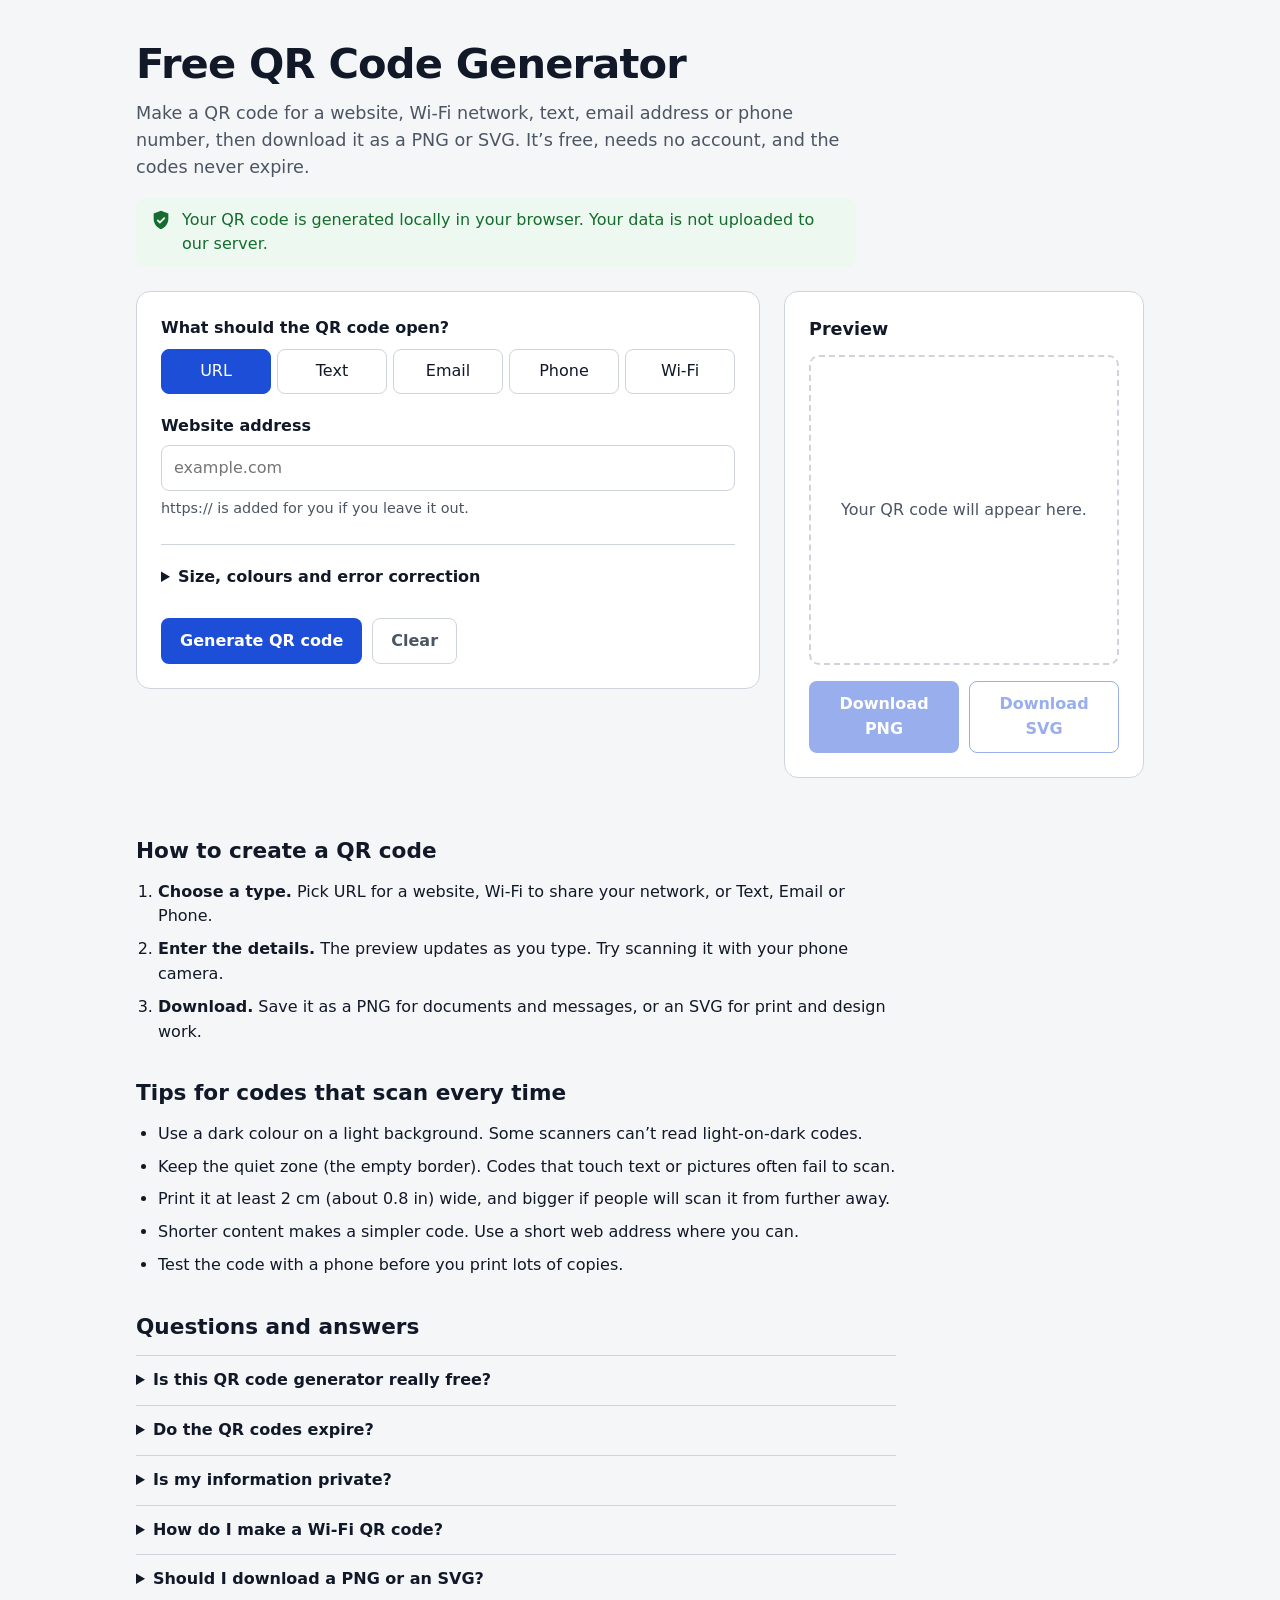
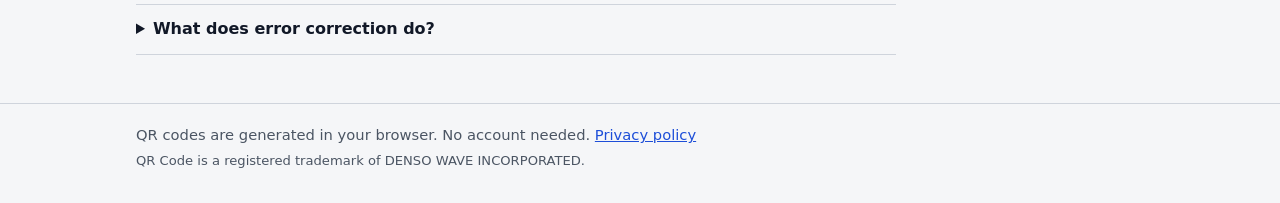
<file: index.html>
<!doctype html>
<html lang="en">
<head>
  <meta charset="utf-8">
  <meta name="viewport" content="width=device-width, initial-scale=1">
  <title>Free QR Code Generator – URL, Wi-Fi, Text, Email &amp; Phone</title>
  <meta name="description" content="Create a free QR code for a website link, Wi-Fi network, text, email or phone number. No sign-up, made in your browser, download as PNG or SVG. Static codes never expire.">
  <meta name="color-scheme" content="light dark">
  <meta property="og:type" content="website">
  <meta property="og:title" content="Free QR Code Generator">
  <meta property="og:description" content="Create QR codes for links, Wi-Fi, text, email and phone numbers. Free, private, and downloadable as PNG or SVG.">
  <meta name="twitter:card" content="summary">
  <link rel="icon" href="favicon.svg" type="image/svg+xml">
  <link rel="icon" href="favicon.ico" sizes="32x32">
  <link rel="apple-touch-icon" href="apple-touch-icon.png">
  <link rel="stylesheet" href="styles.css">
  <script type="application/ld+json">
  {
    "@context": "https://schema.org",
    "@type": "WebApplication",
    "name": "Free QR Code Generator",
    "description": "Create static QR codes for URLs, Wi-Fi networks, plain text, email and phone numbers. Generated locally in the browser and downloadable as PNG or SVG.",
    "applicationCategory": "UtilitiesApplication",
    "operatingSystem": "Any",
    "browserRequirements": "Requires JavaScript",
    "offers": { "@type": "Offer", "price": "0", "priceCurrency": "USD" }
  }
  </script>
  <script src="vendor/qrcode-generator-2.0.4.js" defer></script>
  <script src="js/logic.js" defer></script>
  <script src="js/app.js" defer></script>
  <script src="js/ads-config.js" defer></script>
  <script src="js/ads.js" defer></script>
</head>
<body>
  <a class="skip-link" href="#generator">Skip to the generator</a>

  <main class="wrap">
    <header class="intro">
      <h1>Free QR Code Generator</h1>
      <p class="lede">Make a QR code for a website, Wi-Fi network, text, email address or phone number, then download it as a PNG or SVG. It’s free, needs no account, and the codes never expire.</p>
      <p class="privacy">
        <svg class="privacy-icon" viewBox="0 0 24 24" aria-hidden="true" focusable="false"><path d="M12 2 4 5v6c0 5 3.4 9.4 8 11 4.6-1.6 8-6 8-11V5l-8-3Zm-1.2 14.2-3.5-3.5 1.4-1.4 2.1 2.1 4.6-4.6 1.4 1.4-6 6Z"/></svg>
        <span>Your QR code is generated locally in your browser. Your data is not uploaded to our server.</span>
      </p>
      <noscript><p class="notice notice-error">This generator needs JavaScript turned on. It runs entirely in your browser.</p></noscript>
    </header>

    <section class="generator" id="generator" aria-label="QR code generator">
      <form id="qr-form" class="panel" novalidate>
        <fieldset class="type-picker">
          <legend>What should the QR code open?</legend>
          <div class="segmented">
            <input type="radio" name="type" id="type-url" value="url" checked><label for="type-url">URL</label>
            <input type="radio" name="type" id="type-text" value="text"><label for="type-text">Text</label>
            <input type="radio" name="type" id="type-email" value="email"><label for="type-email">Email</label>
            <input type="radio" name="type" id="type-phone" value="phone"><label for="type-phone">Phone</label>
            <input type="radio" name="type" id="type-wifi" value="wifi"><label for="type-wifi">Wi-Fi</label>
          </div>
        </fieldset>

        <div class="fields" data-type="url">
          <div class="field">
            <label for="url">Website address</label>
            <input id="url" type="text" inputmode="url" autocomplete="url" autocapitalize="off" spellcheck="false" placeholder="example.com" aria-describedby="url-hint url-error">
            <p class="hint" id="url-hint">https:// is added for you if you leave it out.</p>
            <p class="error" id="url-error" hidden></p>
          </div>
        </div>

        <div class="fields" data-type="text" hidden>
          <div class="field">
            <label for="text">Text</label>
            <textarea id="text" rows="5" aria-describedby="text-hint text-error"></textarea>
            <p class="hint" id="text-hint">Any language, emoji and line breaks work. Shorter text makes a simpler code that scans more easily.</p>
            <p class="error" id="text-error" hidden></p>
          </div>
        </div>

        <div class="fields" data-type="email" hidden>
          <div class="field">
            <label for="email">Email address</label>
            <input id="email" type="email" autocomplete="email" autocapitalize="off" spellcheck="false" placeholder="name@example.com" aria-describedby="email-error">
            <p class="error" id="email-error" hidden></p>
          </div>
          <div class="field">
            <label for="subject">Subject <span class="optional">(optional)</span></label>
            <input id="subject" type="text" aria-describedby="subject-error">
            <p class="error" id="subject-error" hidden></p>
          </div>
          <div class="field">
            <label for="body">Message <span class="optional">(optional)</span></label>
            <textarea id="body" rows="4" aria-describedby="body-error"></textarea>
            <p class="error" id="body-error" hidden></p>
          </div>
        </div>

        <div class="fields" data-type="phone" hidden>
          <div class="field">
            <label for="phone">Phone number</label>
            <input id="phone" type="tel" autocomplete="tel" placeholder="+1 555 123 4567" aria-describedby="phone-hint phone-error">
            <p class="hint" id="phone-hint">Include the country code (for example +44) so the number works from anywhere.</p>
            <p class="error" id="phone-error" hidden></p>
          </div>
        </div>

        <div class="fields" data-type="wifi" hidden>
          <div class="field">
            <label for="ssid">Network name (SSID)</label>
            <input id="ssid" type="text" autocomplete="off" autocapitalize="off" autocorrect="off" spellcheck="false" aria-describedby="ssid-hint ssid-error">
            <p class="hint" id="ssid-hint">Type it exactly as it appears on your devices. Capital letters matter.</p>
            <p class="error" id="ssid-error" hidden></p>
          </div>
          <div class="field">
            <label for="security">Security</label>
            <select id="security">
              <option value="WPA" selected>WPA/WPA2</option>
              <option value="WEP">WEP</option>
              <option value="nopass">None (open network)</option>
            </select>
          </div>
          <div class="field">
            <label for="password">Password</label>
            <input id="password" type="password" autocomplete="off" autocapitalize="off" autocorrect="off" spellcheck="false" aria-describedby="password-hint password-error">
            <p class="hint" id="password-hint">Not needed for open networks.</p>
            <p class="error" id="password-error" hidden></p>
          </div>
          <div class="checks">
            <label class="check"><input type="checkbox" id="show-password"> Show password</label>
            <label class="check"><input type="checkbox" id="hidden"> Hidden network (name isn’t broadcast)</label>
          </div>
        </div>

        <details class="options">
          <summary>Size, colours and error correction</summary>
          <div class="options-grid">
            <div class="field">
              <label for="size">Image size</label>
              <select id="size">
                <option value="256">256 × 256 px</option>
                <option value="512">512 × 512 px</option>
                <option value="1024" selected>1024 × 1024 px</option>
                <option value="2048">2048 × 2048 px</option>
              </select>
            </div>
            <div class="field">
              <label for="ec">Error correction</label>
              <select id="ec" aria-describedby="ec-hint">
                <option value="L">Low (7%)</option>
                <option value="M" selected>Medium (15%)</option>
                <option value="Q">Quartile (25%)</option>
                <option value="H">High (30%)</option>
              </select>
              <p class="hint" id="ec-hint">Higher levels scan better when scuffed, but make the code denser.</p>
            </div>
            <div class="field">
              <label for="margin">Quiet zone (margin)</label>
              <select id="margin">
                <option value="0">None</option>
                <option value="2">Small (2 modules)</option>
                <option value="4" selected>Standard (4 modules)</option>
                <option value="8">Large (8 modules)</option>
              </select>
            </div>
            <div class="field">
              <label for="fg">Foreground colour</label>
              <div class="color-row"><input type="color" id="fg" value="#000000"><output id="fg-value" for="fg">#000000</output></div>
            </div>
            <div class="field">
              <label for="bg">Background colour</label>
              <div class="color-row"><input type="color" id="bg" value="#ffffff"><output id="bg-value" for="bg">#ffffff</output></div>
            </div>
          </div>
        </details>

        <div class="actions">
          <button type="submit" class="btn btn-primary">Generate QR code</button>
          <button type="reset" class="btn btn-quiet">Clear</button>
        </div>
      </form>

      <section class="panel output" id="output" aria-labelledby="preview-heading">
        <h2 id="preview-heading" class="output-title">Preview</h2>
        <div class="preview is-empty" id="preview"><p>Your QR code will appear here.</p></div>
        <div id="status" class="status" role="status" aria-live="polite"></div>
        <div class="downloads">
          <button type="button" class="btn btn-primary" id="download-png" disabled>Download PNG</button>
          <button type="button" class="btn btn-secondary" id="download-svg" disabled>Download SVG</button>
        </div>
        <p class="meta" id="meta"></p>
        <details class="payload" id="payload-details" hidden>
          <summary>Show encoded data</summary>
          <pre id="payload"></pre>
        </details>
      </section>
    </section>

    <!-- Small Adsterra banner. Hidden until js/ads-config.js has a banner code (see README.md). -->
    <aside class="ad-slot" id="ad-slot" data-ad-sizes="468x60 320x50" aria-label="Advertisement" hidden>
      <p class="ad-label" aria-hidden="true">Advertisement</p>
      <div class="ad-box"></div>
    </aside>

    <section class="info" aria-labelledby="how-heading">
      <h2 id="how-heading">How to create a QR code</h2>
      <ol class="steps">
        <li><strong>Choose a type.</strong> Pick URL for a website, Wi-Fi to share your network, or Text, Email or Phone.</li>
        <li><strong>Enter the details.</strong> The preview updates as you type. Try scanning it with your phone camera.</li>
        <li><strong>Download.</strong> Save it as a PNG for documents and messages, or an SVG for print and design work.</li>
      </ol>

      <h2>Tips for codes that scan every time</h2>
      <ul class="tips">
        <li>Use a dark colour on a light background. Some scanners can’t read light-on-dark codes.</li>
        <li>Keep the quiet zone (the empty border). Codes that touch text or pictures often fail to scan.</li>
        <li>Print it at least 2&nbsp;cm (about 0.8&nbsp;in) wide, and bigger if people will scan it from further away.</li>
        <li>Shorter content makes a simpler code. Use a short web address where you can.</li>
        <li>Test the code with a phone before you print lots of copies.</li>
      </ul>

      <h2>Questions and answers</h2>
      <div class="faq">
        <details>
          <summary>Is this QR code generator really free?</summary>
          <p>Yes. There’s no sign-up and no watermark, and you can create and download as many codes as you like.</p>
        </details>
        <details>
          <summary>Do the QR codes expire?</summary>
          <p>No. These are static QR codes: the information is stored in the code itself, not on a server, so a code keeps working for as long as whatever it points to exists. A static code can’t be edited after you print it. If the details change, make a new code.</p>
        </details>
        <details>
          <summary>Is my information private?</summary>
          <p>Yes. The code is made by JavaScript running in your browser, and nothing you type is sent to our server or stored. That includes Wi-Fi passwords. The site shows a small ad from Adsterra, which runs in a sealed-off frame that can’t see what you type. See the <a href="privacy.html">privacy policy</a>.</p>
        </details>
        <details>
          <summary>How do I make a Wi-Fi QR code?</summary>
          <p>Choose Wi-Fi, then enter the network name exactly as it appears (capital letters matter), the password and the security type. Guests point their phone camera at the code and tap to join. Most home routers use WPA/WPA2 (WPA3 networks usually work with this setting too).</p>
        </details>
        <details>
          <summary>Should I download a PNG or an SVG?</summary>
          <p>PNG works everywhere, including documents, websites, slides and messages. SVG is a vector file that stays sharp at any size, so it’s the better choice for printing and for design tools.</p>
        </details>
        <details>
          <summary>What does error correction do?</summary>
          <p>It adds backup data so a code can still be read if part of it is dirty or damaged. Medium suits most uses. Choose Quartile or High for printed codes that may get scuffed. Higher levels make the code denser.</p>
        </details>
      </div>
    </section>
  </main>

  <footer class="site-footer">
    <div class="wrap">
      <p>QR codes are generated in your browser. No account needed. <a href="privacy.html">Privacy policy</a></p>
      <p class="small">QR Code is a registered trademark of DENSO WAVE INCORPORATED.</p>
    </div>
  </footer>
</body>
</html>
</file>
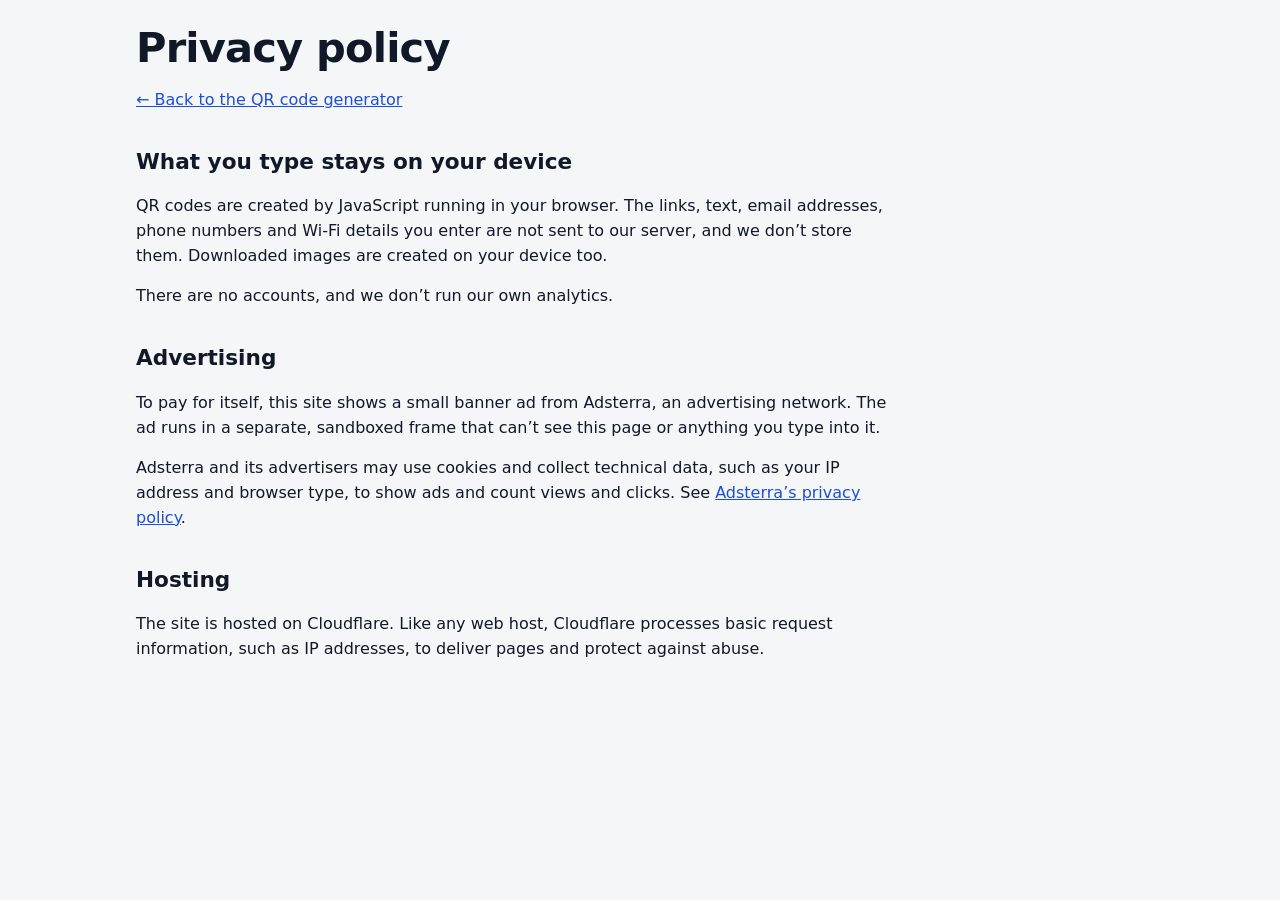
<file: privacy.html>
<!doctype html>
<html lang="en">
<head>
  <meta charset="utf-8">
  <meta name="viewport" content="width=device-width, initial-scale=1">
  <title>Privacy Policy – Free QR Code Generator</title>
  <meta name="description" content="How the Free QR Code Generator handles your data: QR codes are made in your browser, and a small ad is provided by Adsterra.">
  <meta name="color-scheme" content="light dark">
  <link rel="icon" href="favicon.svg" type="image/svg+xml">
  <link rel="icon" href="favicon.ico" sizes="32x32">
  <link rel="stylesheet" href="styles.css">
</head>
<body>
  <main class="wrap">
    <article class="info policy">
      <h1>Privacy policy</h1>
      <p><a href="./">← Back to the QR code generator</a></p>

      <h2>What you type stays on your device</h2>
      <p>QR codes are created by JavaScript running in your browser. The links, text, email addresses, phone numbers and Wi-Fi details you enter are not sent to our server, and we don’t store them. Downloaded images are created on your device too.</p>
      <p>There are no accounts, and we don’t run our own analytics.</p>

      <h2>Advertising</h2>
      <p>To pay for itself, this site shows a small banner ad from Adsterra, an advertising network. The ad runs in a separate, sandboxed frame that can’t see this page or anything you type into it.</p>
      <p>Adsterra and its advertisers may use cookies and collect technical data, such as your IP address and browser type, to show ads and count views and clicks. See <a href="https://adsterra.com/privacy-policy/" rel="noopener">Adsterra’s privacy policy</a>.</p>

      <h2>Hosting</h2>
      <p>The site is hosted on Cloudflare. Like any web host, Cloudflare processes basic request information, such as IP addresses, to deliver pages and protect against abuse.</p>
    </article>
  </main>
</body>
</html>
</file>
<file: styles.css>
:root {
  --bg: #f5f6f8;
  --surface: #ffffff;
  --text: #111827;
  --muted: #4b5563;
  --border: #cfd4dc;
  --accent: #1d4ed8;
  --accent-hover: #1e40af;
  --accent-text: #ffffff;
  --accent-soft: #e8efff;
  --focus: #1d4ed8;
  --error: #b42318;
  --error-bg: #fef3f2;
  --warning: #8a4b00;
  --warning-bg: #fff8e6;
  --ok: #146c2e;
  --ok-bg: #edf8f0;
  --radius: 10px;
  color-scheme: light;
}

@media (prefers-color-scheme: dark) {
  :root {
    --bg: #0f1216;
    --surface: #181c22;
    --text: #e8eaed;
    --muted: #a3aab5;
    --border: #353c47;
    --accent: #7aa7ff;
    --accent-hover: #a3c2ff;
    --accent-text: #0b1220;
    --accent-soft: #1d2a44;
    --focus: #a3c2ff;
    --error: #ffa197;
    --error-bg: #2c1614;
    --warning: #f5c56b;
    --warning-bg: #2b2210;
    --ok: #86d99c;
    --ok-bg: #132619;
    color-scheme: dark;
  }
}

*, *::before, *::after { box-sizing: border-box; }

html { -webkit-text-size-adjust: 100%; }

body {
  margin: 0;
  background: var(--bg);
  color: var(--text);
  font: 16px/1.55 system-ui, -apple-system, "Segoe UI", Roboto, "Helvetica Neue", Arial, sans-serif;
}

.wrap {
  max-width: 1040px;
  margin: 0 auto;
  padding: 0 16px;
}

a { color: var(--accent); }

:focus-visible {
  outline: 3px solid var(--focus);
  outline-offset: 2px;
}

[hidden] { display: none !important; }

.skip-link {
  position: absolute;
  left: 16px;
  top: -100px;
  padding: 8px 12px;
  background: var(--surface);
  color: var(--text);
  border: 2px solid var(--focus);
  border-radius: 6px;
  z-index: 10;
}
.skip-link:focus { top: 12px; }

.visually-hidden {
  position: absolute !important;
  width: 1px;
  height: 1px;
  overflow: hidden;
  clip: rect(0 0 0 0);
  white-space: nowrap;
}

/* --- Intro ------------------------------------------------------------- */

.intro { padding: 40px 0 24px; max-width: 720px; }

h1 {
  margin: 0 0 12px;
  font-size: clamp(1.9rem, 1.4rem + 2vw, 2.6rem);
  line-height: 1.15;
  letter-spacing: -0.02em;
}

.lede { margin: 0 0 16px; font-size: 1.1rem; color: var(--muted); }

.privacy {
  display: flex;
  gap: 10px;
  align-items: flex-start;
  margin: 0;
  padding: 10px 14px;
  background: var(--ok-bg);
  color: var(--ok);
  border-radius: var(--radius);
  font-weight: 500;
}
.privacy-icon { flex: none; width: 22px; height: 22px; fill: currentColor; margin-top: 1px; }

/* --- Generator layout -------------------------------------------------- */

.generator {
  display: grid;
  gap: 20px;
  align-items: start;
}

@media (min-width: 820px) {
  .generator { grid-template-columns: minmax(0, 1fr) 360px; gap: 24px; }
  .output { position: sticky; top: 16px; }
}

.panel {
  background: var(--surface);
  border: 1px solid var(--border);
  border-radius: 14px;
  padding: 20px;
}

@media (min-width: 820px) {
  .panel { padding: 24px; }
}

/* --- Type picker (radio group styled as a segmented control) ----------- */

fieldset { border: 0; margin: 0; padding: 0; min-width: 0; }

legend { padding: 0; margin-bottom: 8px; font-weight: 600; }

.segmented {
  display: flex;
  flex-wrap: wrap;
  gap: 6px;
}

.segmented input {
  position: absolute;
  opacity: 0;
  width: 1px;
  height: 1px;
}

.segmented label {
  flex: 1 1 0;
  min-width: 0;
  padding: 9px 4px;
  text-align: center;
  border: 1px solid var(--border);
  border-radius: 8px;
  background: var(--surface);
  cursor: pointer;
  font-weight: 500;
  user-select: none;
}

.segmented label:hover { border-color: var(--accent); }

.segmented input:checked + label {
  background: var(--accent);
  border-color: var(--accent);
  color: var(--accent-text);
}

.segmented input:focus-visible + label {
  outline: 3px solid var(--focus);
  outline-offset: 2px;
}

@media (max-width: 400px) {
  .panel { padding: 16px; }
  .segmented { gap: 4px; }
  .segmented label { font-size: 0.9rem; }
}

/* --- Fields ------------------------------------------------------------ */

.fields { margin-top: 20px; }

.field { margin-bottom: 16px; }
.field:last-child { margin-bottom: 0; }

.field > label { display: block; margin-bottom: 6px; font-weight: 600; }

.optional { font-weight: 400; color: var(--muted); }

input[type="text"],
input[type="email"],
input[type="tel"],
input[type="password"],
textarea,
select {
  display: block;
  width: 100%;
  padding: 10px 12px;
  font: inherit;
  color: var(--text);
  background: var(--surface);
  border: 1px solid var(--border);
  border-radius: 8px;
}

textarea { resize: vertical; min-height: 96px; }

input:disabled, select:disabled { opacity: 0.55; cursor: not-allowed; }

input[aria-invalid="true"], textarea[aria-invalid="true"] {
  border-color: var(--error);
  box-shadow: 0 0 0 1px var(--error);
}

.hint { margin: 6px 0 0; font-size: 0.9rem; color: var(--muted); }

.error {
  margin: 6px 0 0;
  font-size: 0.9rem;
  font-weight: 500;
  color: var(--error);
}

.checks { display: grid; gap: 10px; margin-top: 16px; }

.check {
  display: flex;
  align-items: center;
  gap: 10px;
  cursor: pointer;
}

.check input { width: 18px; height: 18px; margin: 0; accent-color: var(--accent); }

/* --- Options ----------------------------------------------------------- */

.options {
  margin-top: 24px;
  border-top: 1px solid var(--border);
  padding-top: 16px;
}

.options summary {
  cursor: pointer;
  font-weight: 600;
  padding: 4px 0;
}

.options-grid {
  display: grid;
  gap: 16px;
  margin-top: 16px;
}

@media (min-width: 560px) {
  .options-grid { grid-template-columns: 1fr 1fr; }
}

.options-grid .field { margin: 0; }

.color-row { display: flex; align-items: center; gap: 12px; }

input[type="color"] {
  width: 52px;
  height: 40px;
  padding: 3px;
  border: 1px solid var(--border);
  border-radius: 8px;
  background: var(--surface);
  cursor: pointer;
}

.color-row output { font-family: ui-monospace, "Cascadia Mono", Consolas, monospace; color: var(--muted); }

/* --- Buttons ----------------------------------------------------------- */

.actions, .downloads {
  display: flex;
  flex-wrap: wrap;
  gap: 10px;
}

.actions { margin-top: 24px; }

.btn {
  display: inline-flex;
  align-items: center;
  justify-content: center;
  min-height: 44px;
  padding: 10px 18px;
  font: inherit;
  font-weight: 600;
  border-radius: 8px;
  border: 1px solid transparent;
  cursor: pointer;
}

.btn-primary { background: var(--accent); color: var(--accent-text); }
.btn-primary:hover:not(:disabled) { background: var(--accent-hover); }

.btn-secondary { background: var(--surface); color: var(--accent); border-color: var(--accent); }
.btn-secondary:hover:not(:disabled) { background: var(--accent-soft); }

.btn-quiet { background: transparent; color: var(--muted); border-color: var(--border); }
.btn-quiet:hover { color: var(--text); border-color: var(--muted); }

.btn:disabled { opacity: 0.45; cursor: not-allowed; }

/* --- Output ------------------------------------------------------------ */

.output-title { margin: 0 0 12px; font-size: 1.1rem; }

.preview {
  width: 100%;
  max-width: 312px;
  aspect-ratio: 1 / 1;
  margin: 0 auto;
  display: flex;
  align-items: center;
  justify-content: center;
}

.preview svg { display: block; width: 100%; height: 100%; }

.preview.is-empty {
  border: 2px dashed var(--border);
  border-radius: var(--radius);
  padding: 24px;
  text-align: center;
  color: var(--muted);
}

.preview.is-empty p { margin: 0; }

.status:empty { display: none; }

.status {
  margin-top: 16px;
  padding: 10px 12px;
  border-radius: 8px;
  font-size: 0.92rem;
}

.status ul { margin: 0; padding-left: 18px; }
.status li + li { margin-top: 6px; }

.status-error { background: var(--error-bg); color: var(--error); }
.status-warning { background: var(--warning-bg); color: var(--warning); }
.status-ok { background: var(--ok-bg); color: var(--ok); }

.downloads { margin-top: 16px; }
.downloads .btn { flex: 1 1 140px; }

.meta { margin: 12px 0 0; font-size: 0.85rem; color: var(--muted); text-align: center; }
.meta:empty { display: none; }

.payload { margin-top: 12px; font-size: 0.9rem; }
.payload summary { cursor: pointer; color: var(--muted); }
.payload pre {
  margin: 8px 0 0;
  padding: 10px;
  max-height: 160px;
  overflow: auto;
  white-space: pre-wrap;
  word-break: break-all;
  background: var(--bg);
  border-radius: 8px;
  font-family: ui-monospace, "Cascadia Mono", Consolas, monospace;
  font-size: 0.85rem;
}

/* --- Ad banner (hidden until js/ads-config.js has a banner code) ------- */

.ad-slot {
  /* Bleed into the 16px page gutter so a 320px banner fits a 320px phone. */
  margin: 32px -16px 0;
  overflow: hidden;
  text-align: center;
}

.ad-label {
  margin: 0 0 4px;
  font-size: 0.7rem;
  letter-spacing: 0.06em;
  text-transform: uppercase;
  color: var(--muted);
}

/* js/ads.js sets the exact size (468×60, or 320×50 on phones) before the ad
   loads, so the page never jumps. */
.ad-box {
  display: inline-block;
  max-width: 100%;
  overflow: hidden;
  vertical-align: top;
}

.ad-box iframe { display: block; border: 0; }

.ad-placeholder {
  display: inline-flex;
  align-items: center;
  justify-content: center;
  border: 1px dashed var(--border);
  border-radius: 6px;
  color: var(--muted);
  font-size: 0.85rem;
}

.policy { padding-top: 40px; }

/* --- Info / FAQ -------------------------------------------------------- */

.info { max-width: 760px; padding: 24px 0 48px; }

.info h2 { margin: 32px 0 12px; font-size: 1.35rem; }

.steps, .tips { padding-left: 22px; margin: 0; }
.steps li, .tips li { margin-bottom: 8px; }

.faq details {
  border-bottom: 1px solid var(--border);
  padding: 12px 0;
}
.faq details:first-child { border-top: 1px solid var(--border); }
.faq summary { cursor: pointer; font-weight: 600; }
.faq p { margin: 8px 0 0; color: var(--muted); }

.notice { padding: 10px 12px; border-radius: 8px; }
.notice-error { background: var(--error-bg); color: var(--error); }

/* --- Footer ------------------------------------------------------------ */

.site-footer {
  border-top: 1px solid var(--border);
  padding: 20px 0 28px;
  color: var(--muted);
  font-size: 0.92rem;
}
.site-footer p { margin: 0 0 4px; }
.site-footer .small { font-size: 0.82rem; }
</file>
